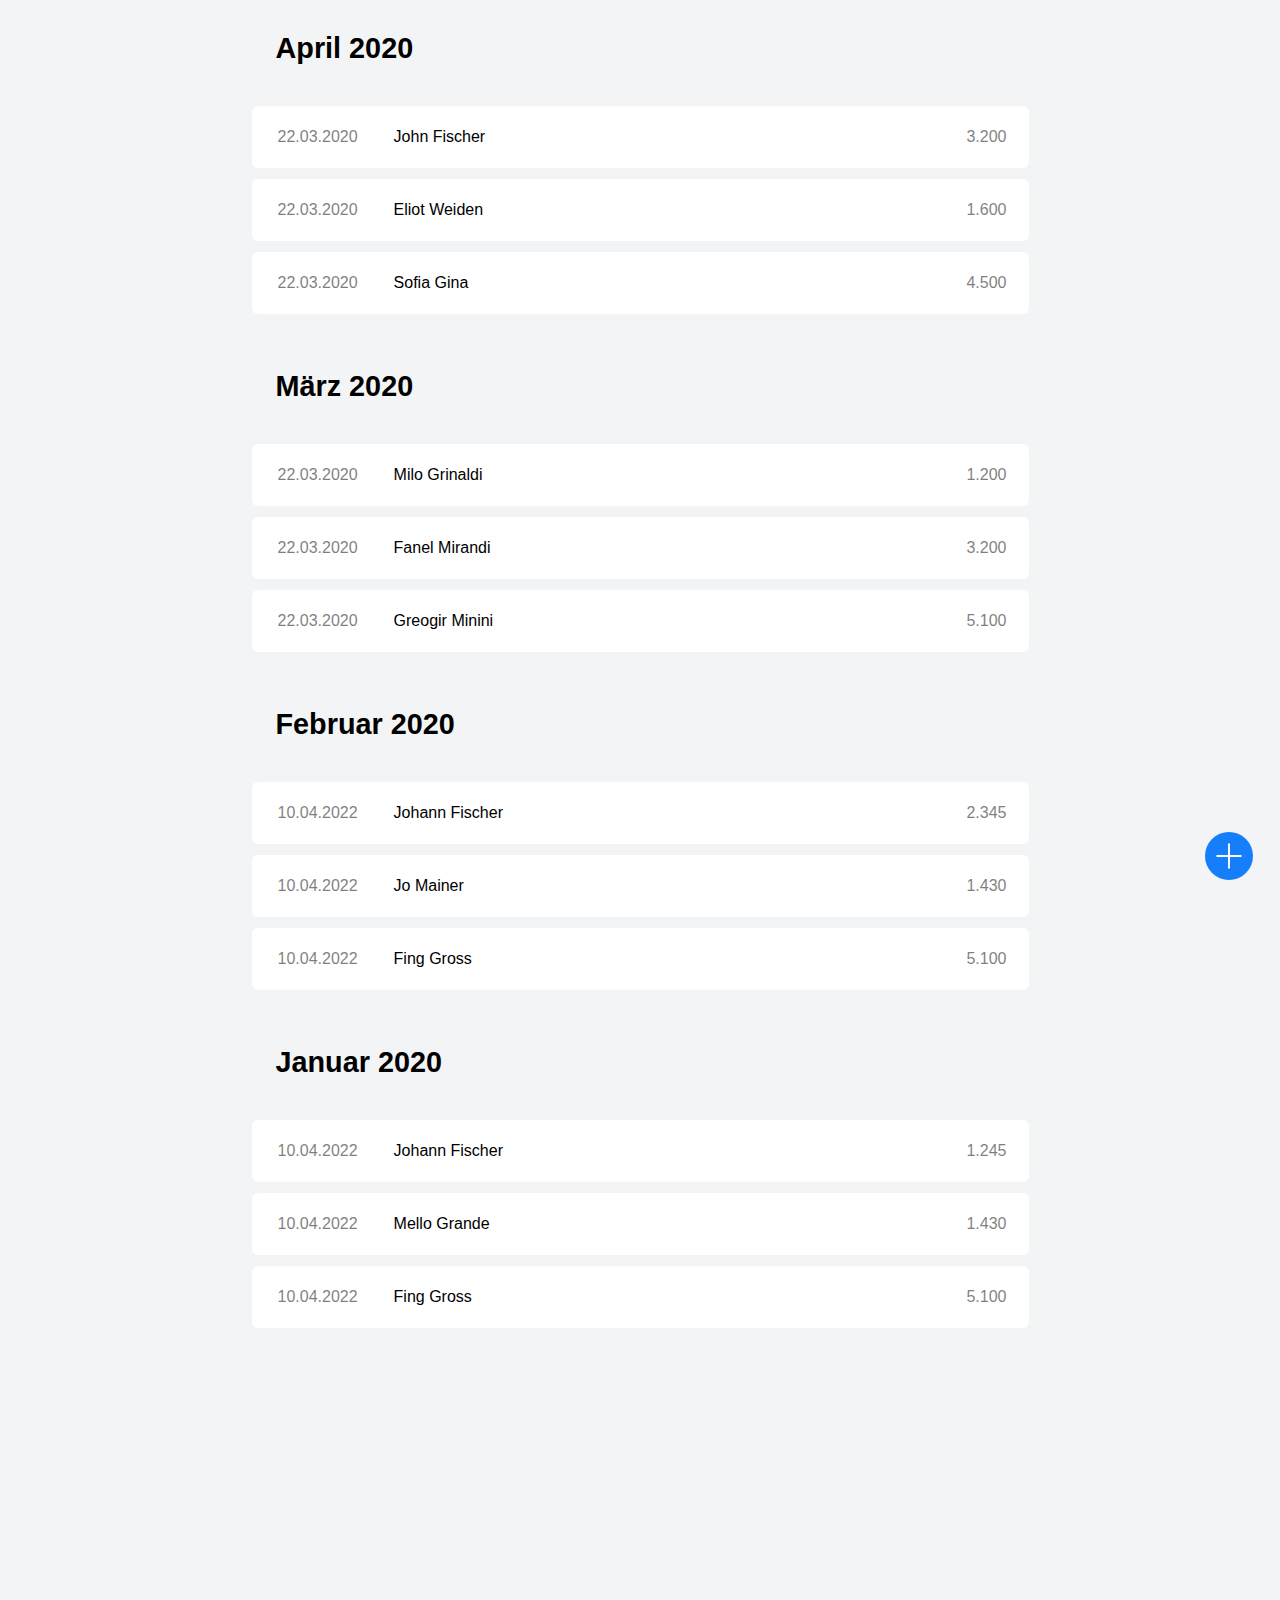
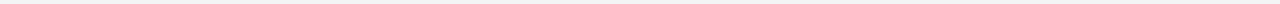
<file: index.html>
<!DOCTYPE html>
<html lang="en">

<head>
    <meta charset="UTF-8">
    <meta name="viewport" content="width=device-width, initial-scale=1.0">
    <title>Document</title>
    <link rel="stylesheet" href="HTML_ CSS_style.css">
    <script src="./index.js"></script>
</head>

<body>
    <div class="container">
        <div class="content">
            <H1>April 2020</H1>
            <div class="item">
                <p id=”date“>22.03.2020</p>
                <p id=”titlePlace“>John Fischer</p>
                <p id=”amount“>3.200</p>
            </div>
            <div class="item">
                <p id=”date“>22.03.2020</p>
                <p id=”titlePlace“>Eliot Weiden</p>
                <p id=”amount“>1.600</p>
            </div>
            <div class="item">
                <p id=”date“>22.03.2020</p>
                <p id=”titlePlace“>Sofia Gina</p>
                <p id=”amount“>4.500</p>
            </div>
        </div>
        <div class="content">
            <H1>März 2020</H1>
            <div class="item">
                <p id=”date“>22.03.2020</p>
                <p id=”titlePlace“>Milo Grinaldi</p>
                <p id=”amount“>1.200</p>
            </div>
            <div class="item">
                <p id=”date“>22.03.2020</p>
                <p id=”titlePlace“>Fanel Mirandi</p>
                <p id=”amount“>3.200</p>
            </div>
            <div class="item">
                <p id=”date“>22.03.2020</p>
                <p id=”titlePlace“>Greogir Minini</p>
                <p id=”amount“>5.100</p>
            </div>
        </div>
        <div class="content">
            <H1> Februar 2020</H1>
            <div class="item">
                <p id=”date“>10.04.2022</p>
                <p id=”titlePlace“>Johann Fischer</p>
                <p id=”amount“>2.345</p>
            </div>
            <div class="item">
                <p id=”date“>10.04.2022</p>
                <p id=”titlePlace“>Jo Mainer</p>
                <p id=”amount“>1.430</p>
            </div>
            <div class="item">
                <p id=”date“>10.04.2022</p>
                <p id=”titlePlace“>Fing Gross</p>
                <p id=”amount“>5.100</p>
            </div>
        </div>
        <div class="content">
            <H1> Januar 2020</H1>
            <div class="item">
                <p id=”date“>10.04.2022</p>
                <p id=”titlePlace“>Johann Fischer</p>
                <p id=”amount“>1.245</p>
            </div>
            <div class="item">
                <p id=”date“>10.04.2022</p>
                <p id=”titlePlace“>Mello Grande</p>
                <p id=”amount“>1.430</p>
            </div>
            <div class="item">
                <p id=”date“>10.04.2022</p>
                <p id=”titlePlace“>Fing Gross</p>
                <p id=”amount“>5.100</p>
            </div>
            <br><br><br><br><br><br><br><br><br><br><br><br><br><br>

        </div>
    </div>
    <div id="overlay" class="overlay">
        <form>
            <h1>Erstellen</h1>
            <label for="address">Adresse</label>
            <textarea name="address" id="address" cols="30" rows="4"></textarea>
            <label for="desc">Beschreibung</label>
            <input type="text" name="desc" id="desc">
            <label for="amount">Betrag</label>
            <div style="position: relative;">
                <input type="text" name="amount" id="amount"> <label for="amount" class="placeholder">EUR</label>
            </div>
            <p onclick="addNewSpace()" >Hinzufügen</p>
            <button onclick="createPdf()">Fertig</button>
        </form>
    </div>

    <a class="plus-button" href="#">
        <div class="cross"><span></span><span></span></div>
        <p>Erstellen</p>
    </a>

    <script>
        const plusButton = document.querySelector('.plus-button');
        const item = document.querySelectorAll('.item');

        for (let i = 0; i < item.length; i++) {
            item[i].addEventListener('click', function () {
                item[i].classList.toggle('selected');
            }
            )
        }

        let closeText = true;

        plusButton.addEventListener('click', function () {
            document.getElementById('overlay').classList.toggle('show');
            plusButton.classList.toggle('close');

            if (closeText == true) {
                plusButton.querySelector('p').innerHTML = "Schließen";
                plusButton.style.boxShadow = '0 8px 10px #dc143c5b'
                closeText = false;
            } else {
                plusButton.querySelector('p').innerHTML = "Erstellen";
                plusButton.style.boxShadow = '0 8px 10px #157dfb85'
                closeText = true;
            }

            setTimeout(() => {
                document.getElementById('address').focus();
                document.getElementById('address').select();
            }, 85);

            console.log (closeText);

        });

    </script>

</body>

</html>
</file>
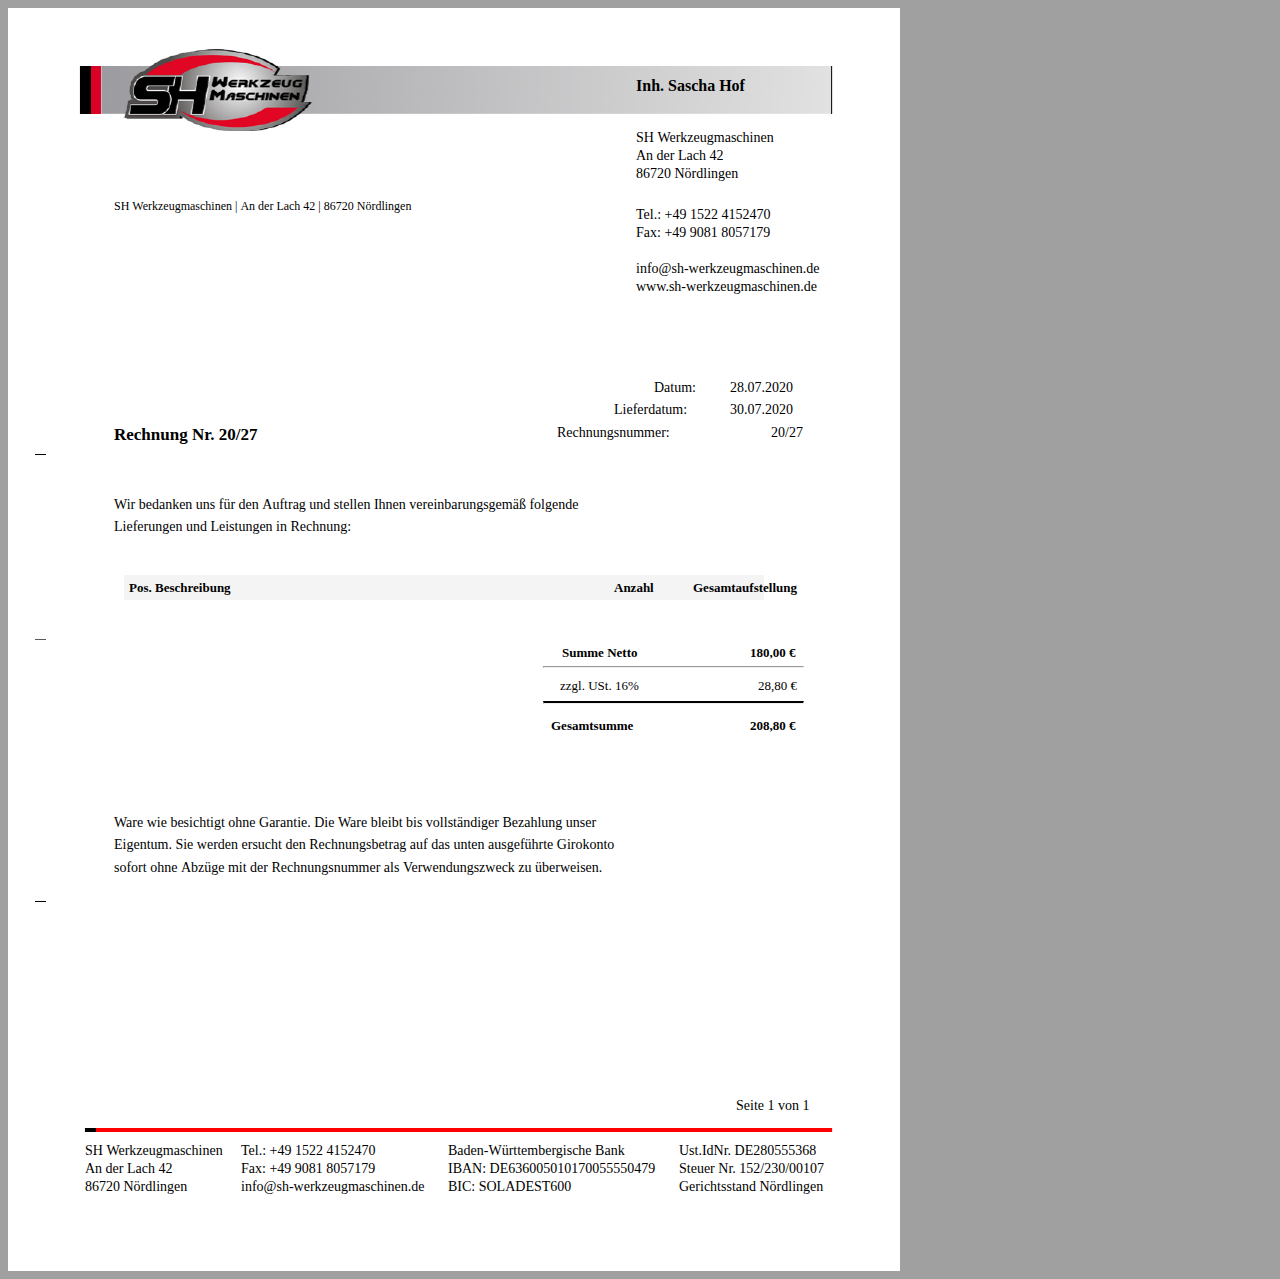
<file: HTML_ CSS_index.html>
<!DOCTYPE html>
<html xmlns="http://www.w3.org/1999/xhtml" lang="" xml:lang="">
<head>
<title>Rechnung</title>
<meta http-equiv="Content-Type" content="text/html; charset=UTF-8"/>
<meta name="generator" content="pdftohtml 0.36"/>
<meta name="date" content="2020-08-02T21:16:57+00:00"/>
<style type="text/css">
<!--
.xflip {
    -moz-transform: scaleX(-1);
    -webkit-transform: scaleX(-1);
    -o-transform: scaleX(-1);
    transform: scaleX(-1);
    filter: fliph;
}
.yflip {
    -moz-transform: scaleY(-1);
    -webkit-transform: scaleY(-1);
    -o-transform: scaleY(-1);
    transform: scaleY(-1);
    filter: flipv;
}
.xyflip {
    -moz-transform: scaleX(-1) scaleY(-1);
    -webkit-transform: scaleX(-1) scaleY(-1);
    -o-transform: scaleX(-1) scaleY(-1);
    transform: scaleX(-1) scaleY(-1);
    filter: fliph + flipv;
}
-->
</style>
</head>
<body bgcolor="#A0A0A0" vlink="blue" link="blue">
<!-- Page 1 -->
<a name="1"></a>
<style type="text/css">
<!--
	p {margin: 0; padding: 0;}	.ft10{font-size:17px;font-family:Times;color:#000000;}
	.ft11{font-size:14px;font-family:Times;color:#000000;}
	.ft12{font-size:14px;font-family:Times;color:#000000;}
	.ft13{font-size:13px;font-family:Times;color:#000000;}
	.ft14{font-size:13px;font-family:Times;color:#000000;}
	.ft15{font-size:14px;font-family:Times;color:#000000;}
	.ft16{font-size:12px;font-family:Times;color:#000000;}
	.ft17{font-size:16px;font-family:Times;color:#000000;}
-->
</style>
<div id="page1-div" style="position:relative;width:892px;height:1263px;">
<img width="892" height="1263" src="index001.png" alt="background image"/>
<p style="position:absolute;top:417px;left:106px;white-space:nowrap" class="ft10"><b>Rechnung Nr.&#160;20/27</b></p>
<p style="position:absolute;top:420px;left:288px;white-space:nowrap" class="ft11"><b>&#160;</b></p>
<p style="position:absolute;top:489px;left:106px;white-space:nowrap" class="ft12">Wir bedanken uns für den&#160;Auftrag und stellen Ihnen vereinbarungsgemäß folgende&#160;</p>
<p style="position:absolute;top:511px;left:106px;white-space:nowrap" class="ft12">Lieferungen und Leistungen in Rechnung: &#160;</p>
<p style="position:absolute;top:807px;left:106px;white-space:nowrap" class="ft12">Ware wie besichtigt ohne Garantie.&#160;Die&#160;Ware bleibt bis vollständiger Bezahlung unser&#160;</p>
<p style="position:absolute;top:829px;left:106px;white-space:nowrap" class="ft12">Eigentum.&#160;Sie werden ersucht den Rechnungsbetrag auf&#160;das unten ausgeführte Girokonto&#160;</p>
<p style="position:absolute;top:852px;left:106px;white-space:nowrap" class="ft12">sofort ohne&#160;Abzüge mit der Rechnungsnummer als&#160;Verwendungszweck zu überweisen.</p>
<div style="position:absolute;top:567px;left:116px;white-space:nowrap;background-color: #0c0c0c0c;height: 25px;width: 50vw;"></div>
<p style="position:absolute;top:567px;left:116px;white-space:nowrap;padding: 5px;" class="ft13"><b>Pos.&#160;Beschreibung</b></p>
<p style="position:absolute;top:567px;left:601px;white-space:nowrap;padding: 5px;" class="ft13"><b>Anzahl</b></p>
<p style="position:absolute;top:567px;left:680px;white-space:nowrap;padding: 5px;" class="ft13"><b>Gesamtaufstellung</b></p>
<div id="row">
    
</div>

<p style="position:absolute;top:637px;left:554px;white-space:nowrap" class="ft13"><b>Summe&#160;Netto</b></p>
<p style="position:absolute;top:637px;left:742px;white-space:nowrap" class="ft13"><b>180,00&#160;€</b></p>
<hr style="position:absolute;top: 650px;left: 535px;white-space:nowrap;width: 29%;"/>
<p style="position:absolute;top:670px;left:552px;white-space:nowrap" class="ft14">zzgl.&#160;USt.&#160;16%&#160;&#160;</p>
<p style="position:absolute;top:670px;left:750px;white-space:nowrap" class="ft14">28,80&#160;€</p>
<hr style="position:absolute;top:685px;left: 535px;white-space:nowrap;width: 29%;border-top: 2px solid black;"/>
<p style="position:absolute;top:710px;left:543px;white-space:nowrap" class="ft13"><b>Gesamtsumme</b></p>
<p style="position:absolute;top:710px;left:742px;white-space:nowrap" class="ft13"><b>208,80&#160;€</b></p>
<p style="position:absolute;top:122px;left:628px;white-space:nowrap" class="ft15">SH&#160;Werkzeugmaschinen&#160;</p>
<p style="position:absolute;top:140px;left:628px;white-space:nowrap" class="ft15">An der Lach 42&#160;</p>
<p style="position:absolute;top:158px;left:628px;white-space:nowrap" class="ft15">86720 Nördlingen &#160;</p>
<p style="position:absolute;top:199px;left:628px;white-space:nowrap" class="ft15">Tel.: +49 1522 4152470&#160;</p>
<p style="position:absolute;top:217px;left:628px;white-space:nowrap" class="ft15">Fax: +49 9081 8057179&#160;</p>
<p style="position:absolute;top:253px;left:628px;white-space:nowrap" class="ft15">info@sh-werkzeugmaschinen.de&#160;</p>
<p style="position:absolute;top:271px;left:628px;white-space:nowrap" class="ft15">www.sh-werkzeugmaschinen.de</p>
<p style="position:absolute;top:191px;left:106px;white-space:nowrap" class="ft16">SH&#160;Werkzeugmaschinen |&#160;An der Lach 42 | 86720 Nördlingen &#160;</p>
<p style="position:absolute;top:1135px;left:77px;white-space:nowrap" class="ft15">SH&#160;Werkzeugmaschinen&#160;</p>
<p style="position:absolute;top:1153px;left:77px;white-space:nowrap" class="ft15">An der Lach 42&#160;</p>
<p style="position:absolute;top:1171px;left:77px;white-space:nowrap" class="ft15">86720 Nördlingen&#160;</p>
<p style="position:absolute;top:69px;left:628px;white-space:nowrap" class="ft17"><b>Inh.&#160;Sascha Hof</b></p>
<p style="position:absolute;top:1135px;left:440px;white-space:nowrap" class="ft15">Baden-Württembergische Bank&#160;</p>
<p style="position:absolute;top:1153px;left:440px;white-space:nowrap" class="ft15">IBAN: DE636005010170055550479 &#160;</p>
<p style="position:absolute;top:1171px;left:440px;white-space:nowrap" class="ft15">BIC: SOLADEST600</p>
<p style="position:absolute;top:1135px;left:233px;white-space:nowrap" class="ft15">Tel.: +49 1522 4152470 &#160;</p>
<p style="position:absolute;top:1153px;left:233px;white-space:nowrap" class="ft15">Fax: +49 9081 8057179&#160;</p>
<p style="position:absolute;top:1171px;left:233px;white-space:nowrap" class="ft15">info@sh-werkzeugmaschinen.de</p>
<p style="position:absolute;top:1135px;left:671px;white-space:nowrap" class="ft15">Ust.IdNr.&#160;DE280555368&#160;</p>
<p style="position:absolute;top:1153px;left:671px;white-space:nowrap" class="ft15">Steuer Nr.&#160;152/230/00107 &#160;</p>
<p style="position:absolute;top:1171px;left:671px;white-space:nowrap" class="ft15">Gerichtsstand Nördlingen</p>
<p style="position:absolute;top:372px;left:646px;white-space:nowrap" class="ft12">Datum:&#160;</p>
<p style="position:absolute;top:394px;left:606px;white-space:nowrap" class="ft12">Lieferdatum:&#160;</p>
<p style="position:absolute;top:417px;left:549px;white-space:nowrap" class="ft12">Rechnungsnummer:</p>
<p style="position:absolute;top:372px;left:722px;white-space:nowrap" class="ft12">28.07.2020&#160;</p>
<p style="position:absolute;top:394px;left:722px;white-space:nowrap" class="ft12">30.07.2020&#160;</p>
<p style="position:absolute;top:417px;left:763px;white-space:nowrap" class="ft12">20/27</p>
<p style="position:absolute;top:1090px;left:728px;white-space:nowrap" class="ft12">Seite 1 von 1&#160;</p>
</div>
</body>
<script>
    const dataToPrint = JSON.parse(localStorage.getItem('data_to_print'));
     const a1 = document.getElementById('page1-div');
     const addressInfo = dataToPrint[0].address.split('\n')
     let topDetail = 214;
     for (let obj of addressInfo) {
        let p = document.createElement('p')
        p.style.position = 'absolute'
        p.style.top = topDetail + 'px'
        p.style.left = '106px'
        p.style['white-space'] = 'nowrap'
        p.className = "ft15";
        p.innerHTML = obj
        a1.appendChild(p)
        topDetail+= 15
     }
     
     let i = 1;
     for(let print of dataToPrint) {
         let rows = `<p style="position:absolute;top:601px;left:128px;white-space:nowrap;padding: 5px;" class="ft14">${i}</p>
        <p style="position:absolute;top:601px;left:163px;white-space:nowrap" class="ft14">${print.description}</p>
        <p style="position:absolute;top:601px;left:642px;white-space:nowrap" class="ft14">${i}</p>
        <p style="position:absolute;top:601px;left:750px;white-space:nowrap" class="ft14">${print.amount}&#160;€</p>`
        if(dataToPrint.length === i) {
            rows += `<hr style="position:absolute;top: 617px;left: 117px;white-space:nowrap;width: 76%;border-top: 2px solid black;"/>`
        } else {
            rows += `<hr style="position:absolute;top: 617px;left: 117px;white-space:nowrap;width: 76%;"/>`
        }
        
        document.getElementById('row').innerHTML = rows;
     }
     
     // a1.appendChild('<p style="position:absolute;top:214px;left:106px;white-space:nowrap" class="ft15">Example line 1&#160;</p>')
     
    /* console.log( JSON.parse(dataToPrint) ) */
</script>
</html>
</file>
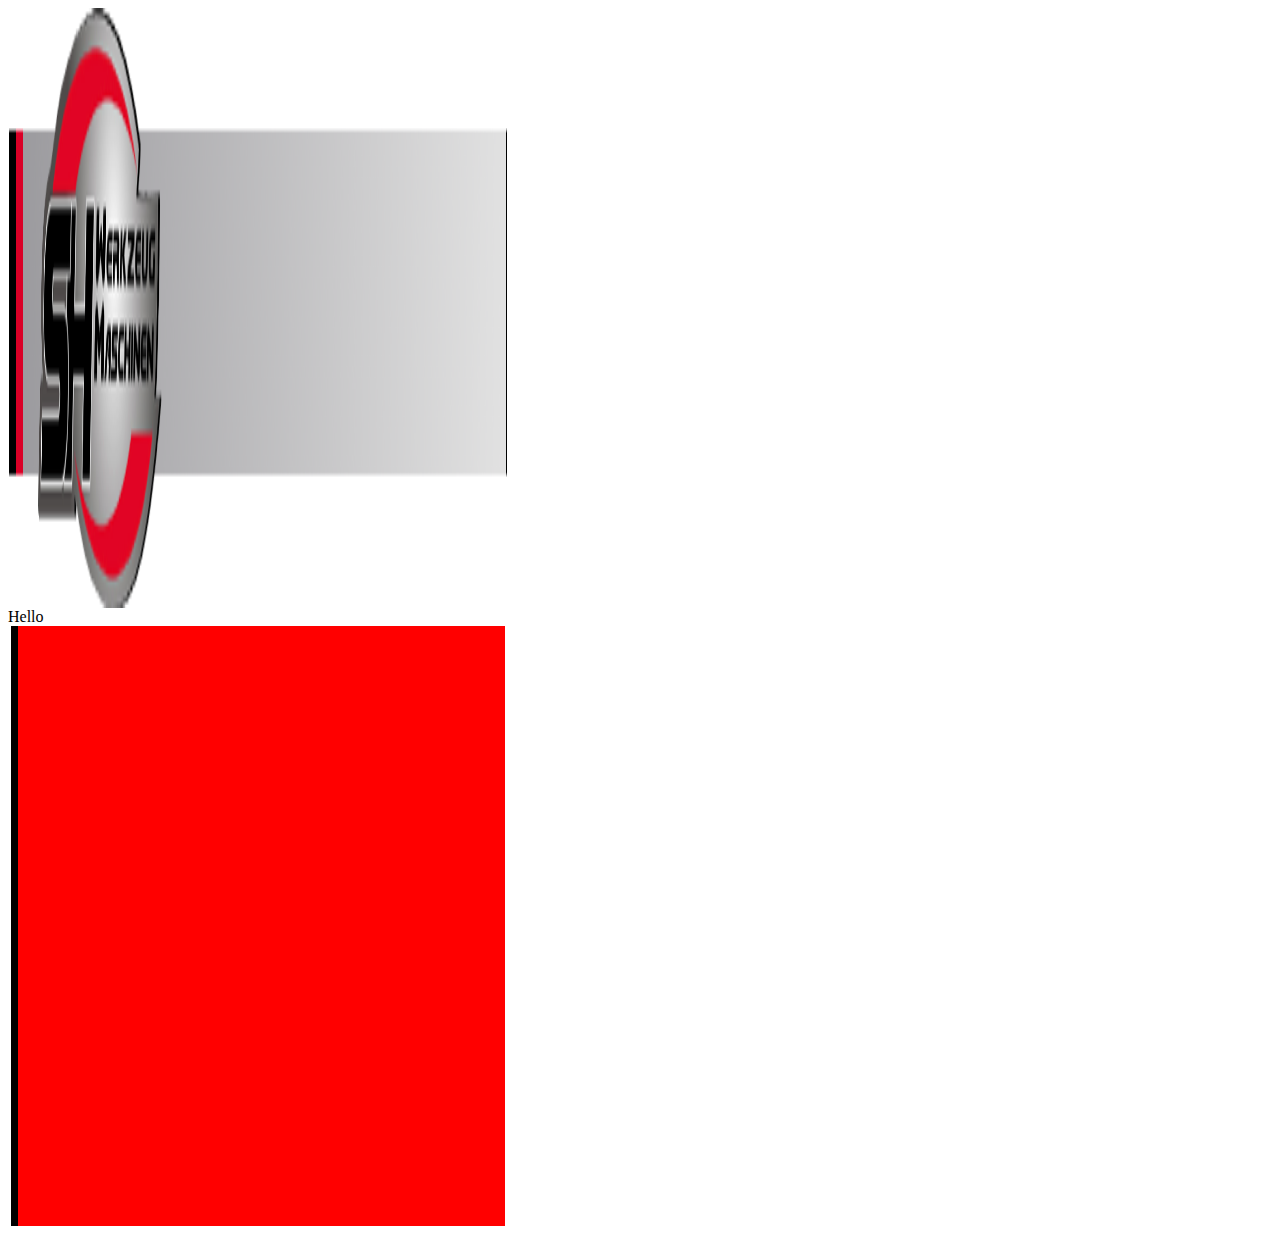
<file: pdf-view.html>
<html>
    <head></head>
    <body>
        <div>
        <div>
            <img src="./top.png" alt="Girl in a jacket" width="500" height="600">
        </div>
        <div>
            Hello
        </div>
        <div>
            <img src="./endline.png" alt="Girl in a jacket" width="500" height="600">
        </div>
        </div>
    </body>
</html>
</file>
<file: HTML_ CSS_style.css>
* {
    margin: 0;
    padding: 0;
    box-sizing: border-box;
}


body {
    background-color: #F3F4F5;
    font-family: Helvetica, sans-serif;
    padding: 0 10px;
}

.container {
    max-width: 777px;
    margin: auto;
    margin-top: calc(32px - 56px);

}

.content>h1 {
    padding: 56px 24px 30px;
    font-size: 1.8rem;
}

.item {
    background-color: #fff;
    display: flex;
    justify-content: space-between;
    padding: 22px;
    padding-left: 26px;
    border-radius: 6px;
    margin-top: 11px;
    cursor: pointer;
    transition: all .3s ease;
}

.item:hover {
    box-shadow: 0 3px 5px rgba(0, 0, 0, 0.3);
}

.selected {
    box-shadow: inset 0 3px 5px rgba(0, 0, 0, 0.3);
    transition: all .3s ease;
    background-color: #157EFB;
}

.selected * {
    color: #fff;
}

p:nth-child(2) {
    margin-left: 36px;
    display: inline;
    flex: 550px;
}

.item p:first-child,
.item p:last-child {
    opacity: 50%;
    display: inline;
}

.item p:last-child {
    margin-right: 0;
}

.plus-button {
    background-color: #157EFB;
    width: 48px;
    height: 48px;
    display: block;
    border-radius: 50%;
    position: fixed;
    right: 27px;
    bottom: 20px;
    transition: all .3s ease;
    z-index: 1;
}

.cross {
    width: 48px;
    height: 48px;
    transition: all .3s ease;
}

.plus-button span {
    background-color: #fff;
    display: block;
    position: absolute;
    top: 50%;
    left: 50%;
    transform: translate(-50%, -50%);
}

.plus-button span:first-child {
    width: 25px;
    height: 2px;
}

.plus-button span:last-child {
    height: 25px;
    width: 2px;
}

.plus-button p {
    display: none;
}

.close {
    background-color: #DC143C !important;
    transition: all .3s ease;
}

.close .cross {
    transform: rotate(-45deg)
}

.plus-button:hover {
    transform: scale(1.1);
}


.overlay {
    height: 100vh;
    width: 100vw;
    background-color: #157dfb62;
    position: fixed;
    top: 0;
    visibility: hidden;
    /* transform: scale(0); */
    opacity: 0;
    transition: all .5s ease;
    display: flex;
    justify-content: center;
    align-items: center;
    margin-left: -10px;
    padding: 0 5px;
}

.show {
    opacity: 1;
    background-color: rgba(0, 0, 0, 0.3);
    visibility: visible;
    /* transform: scale(1); */
}

.overlay form {
    display: block;
    position: relative;
    max-width: 700px;
    background-color: #fff;
    transform: scale(0);
    transition: all .5s ease;
    border-radius: 20px;
    padding: 20px 11vw 50px;
    display: flex;
    flex-direction: column;
}

.overlay form * {
    width: 100%;
    border: none;
    padding: 10px;
    font-size: 1rem;
}

.overlay form label {
    margin: 10px 0;
}

.overlay form textarea {
    border-radius: 5px;
    border: 1.5px solid #dadada;
}

.overlay form textarea:focus {
    border: 1.5px solid #157efb;
}

.overlay h1 {
    display: none;
}

.overlay p {
    color: #dadada;
    text-align: center;
}

.overlay form input {
    border-bottom: 1.5px solid #dadada;
    transition: all .3s ease;
}

.overlay form input::placeholder {
    font-size: 1rem;
    text-align: right;
}

.placeholder {
    position: absolute;
    text-align: right;
    opacity: 50%;
    right: 10px;
    bottom: 0;
    cursor: text;
}

.overlay form input:focus {
    border-bottom: 1.5px solid #157efb;
}

.overlay button {
    color: #fff;
    background-color: #157EFB;
    width: 300px;
    margin: auto;
    cursor: pointer;
    border-radius: 10px;
    box-shadow: 0 8px 10px #157dfb85;
    transition: all .3s ease;
}

.overlay button:hover {
    box-shadow: 0 10px 10px #157dfb85;
}

.show form {
    transform: scale(1);
}

@media (max-width: 767.98px) {
    .content>h1 {
        padding: 30px 10px 10px;
    }

    .item {
        display: grid;
        grid-template-areas:
            'name amount'
            'date amount';
        row-gap: 3px;
        padding: 15px;
    }

    .item>p:first-child {
        grid-area: date;
    }

    .item>p:nth-child(2) {
        grid-area: name;
        margin-left: 0;
    }

    .item>p:last-child {
        grid-area: amount;
        align-self: center;
        opacity: 1;
    }

    .overlay form {
        width: 95vw;
        padding-left: 20px;
        padding-right: 20px;
        justify-content: center;
        height: max-content;
    }

    .overlay h1 {
        display: inherit;
        font-size: 2rem;
    }

    .plus-button {
        color: #fff;
        background-color: #157EFB;
        width: 90vw;
        right: 5vw;
        border-radius: 10px;
        box-shadow: 0 8px 10px #157dfb85;
        transition: all .3s ease;
        text-decoration: none;
    }

    .plus-button p {
        position: absolute;
        left: 50%;
        top: 50%;
        transform: translate(-50%, -50%);
    }

    .plus-button:hover {
        box-shadow: 0 10px 10px #868b9285;
        transform: scale(1);
    }

    .plus-button p {
        display: inherit;
        margin: auto;
        text-align: center;
        font-size: 1.2rem;
        width: max-content;

    }

    .plus-button .cross {
        display: none;
    }
}

@media (min-width: 767.98px) {
    .plus-button {
        box-shadow: none !important;
    }
}
</file>
